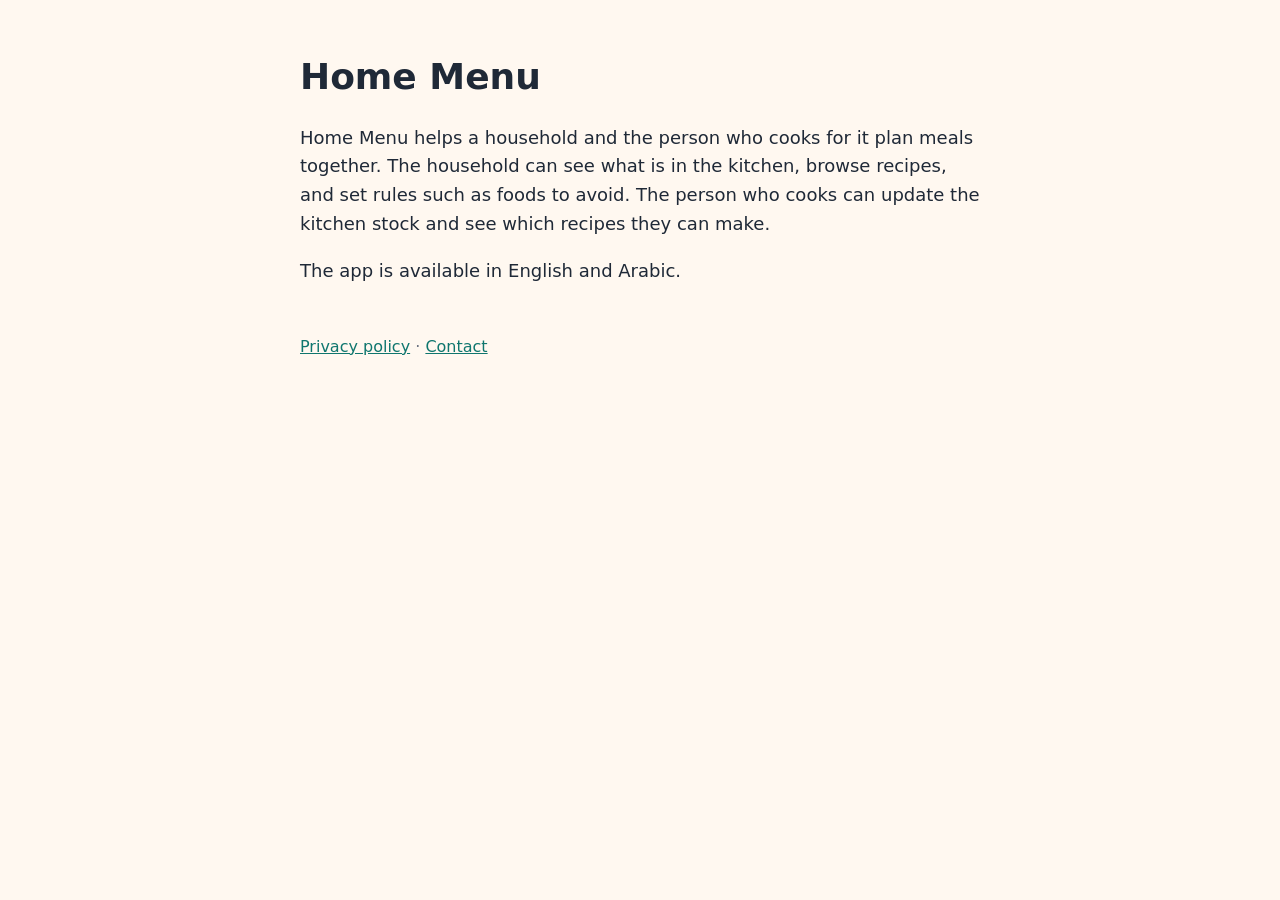
<file: about.html>
<!doctype html>
<html lang="en">
<head>
<meta charset="utf-8">
<meta name="viewport" content="width=device-width, initial-scale=1">
<title>Home Menu</title>
<meta name="description" content="Home Menu helps a household and its helper plan meals together, in English and Arabic.">
<style>
  body { margin: 0; font-family: system-ui, -apple-system, 'Segoe UI', sans-serif; background: #FFF8F0; color: #1F2937; line-height: 1.6; }
  main { max-width: 680px; margin: 0 auto; padding: 48px 20px; }
  h1 { font-size: 36px; margin: 0 0 8px; }
  p { font-size: 18px; }
  .footer { margin-top: 48px; font-size: 16px; color: #6B7280; }
  a { color: #0F766E; }
</style>
</head>
<body>
<main>
  <h1>Home Menu</h1>
  <p>Home Menu helps a household and the person who cooks for it plan meals together. The household can see what is in the kitchen, browse recipes, and set rules such as foods to avoid. The person who cooks can update the kitchen stock and see which recipes they can make.</p>
  <p>The app is available in English and Arabic.</p>
  <p class="footer">
    <a href="privacy.html">Privacy policy</a> · <a href="mailto:taifalsabti@gmail.com">Contact</a>
  </p>
</main>
</body>
</html>
</file>
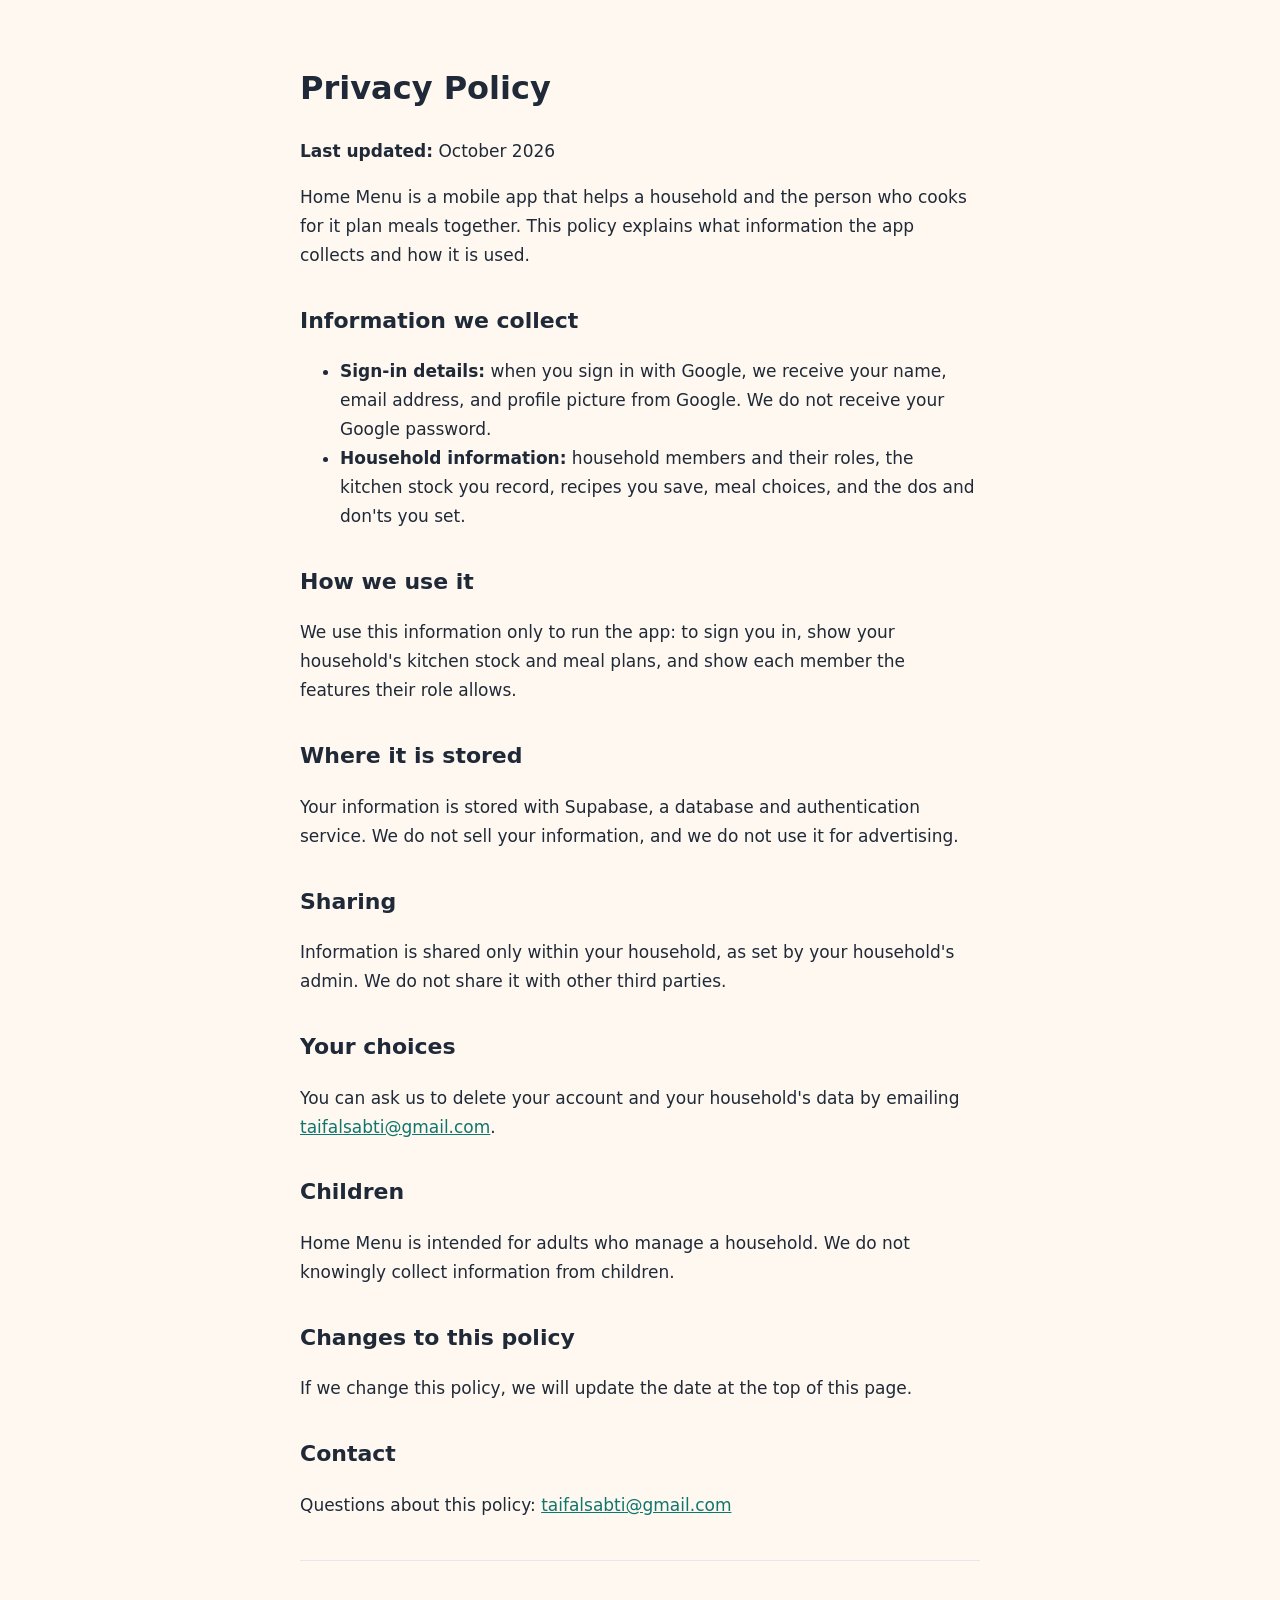
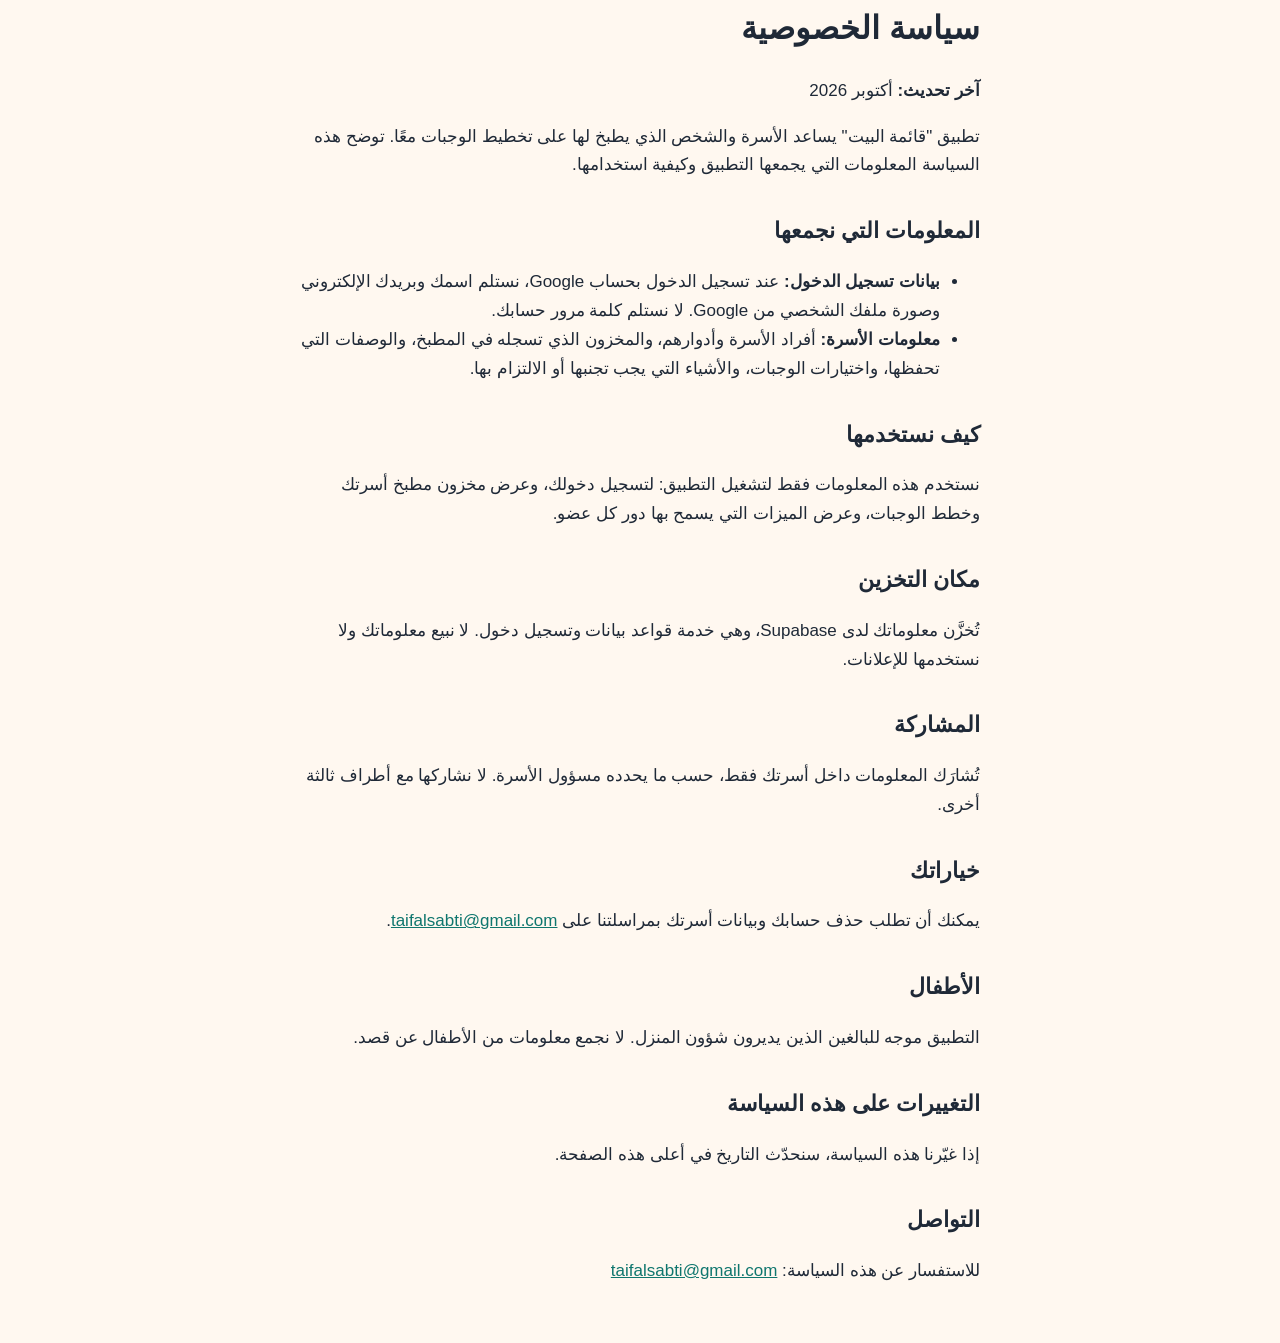
<file: privacy.html>
<!doctype html>
<html lang="en">
<head>
<meta charset="utf-8">
<meta name="viewport" content="width=device-width, initial-scale=1">
<title>Privacy Policy · Home Menu</title>
<style>
  body { margin: 0; font-family: system-ui, -apple-system, 'Segoe UI', sans-serif; background: #FFF8F0; color: #1F2937; line-height: 1.7; }
  main { max-width: 680px; margin: 0 auto; padding: 40px 20px; }
  h1 { font-size: 32px; }
  h2 { font-size: 22px; margin-top: 32px; }
  p, li { font-size: 17px; }
  .ar { direction: rtl; text-align: right; font-family: 'Segoe UI', Tahoma, 'Noto Naskh Arabic', sans-serif; }
  hr { border: none; border-top: 1px solid #E5E7EB; margin: 40px 0; }
  a { color: #0F766E; }
</style>
</head>
<body>
<main>

<h1>Privacy Policy</h1>
<p><strong>Last updated:</strong> October 2026</p>

<p>Home Menu is a mobile app that helps a household and the person who cooks for it plan meals together. This policy explains what information the app collects and how it is used.</p>

<h2>Information we collect</h2>
<ul>
  <li><strong>Sign-in details:</strong> when you sign in with Google, we receive your name, email address, and profile picture from Google. We do not receive your Google password.</li>
  <li><strong>Household information:</strong> household members and their roles, the kitchen stock you record, recipes you save, meal choices, and the dos and don'ts you set.</li>
</ul>

<h2>How we use it</h2>
<p>We use this information only to run the app: to sign you in, show your household's kitchen stock and meal plans, and show each member the features their role allows.</p>

<h2>Where it is stored</h2>
<p>Your information is stored with Supabase, a database and authentication service. We do not sell your information, and we do not use it for advertising.</p>

<h2>Sharing</h2>
<p>Information is shared only within your household, as set by your household's admin. We do not share it with other third parties.</p>

<h2>Your choices</h2>
<p>You can ask us to delete your account and your household's data by emailing <a href="mailto:taifalsabti@gmail.com">taifalsabti@gmail.com</a>.</p>

<h2>Children</h2>
<p>Home Menu is intended for adults who manage a household. We do not knowingly collect information from children.</p>

<h2>Changes to this policy</h2>
<p>If we change this policy, we will update the date at the top of this page.</p>

<h2>Contact</h2>
<p>Questions about this policy: <a href="mailto:taifalsabti@gmail.com">taifalsabti@gmail.com</a></p>

<hr>

<div class="ar">
<h1>سياسة الخصوصية</h1>
<p><strong>آخر تحديث:</strong> أكتوبر 2026</p>

<p>تطبيق "قائمة البيت" يساعد الأسرة والشخص الذي يطبخ لها على تخطيط الوجبات معًا. توضح هذه السياسة المعلومات التي يجمعها التطبيق وكيفية استخدامها.</p>

<h2>المعلومات التي نجمعها</h2>
<ul>
  <li><strong>بيانات تسجيل الدخول:</strong> عند تسجيل الدخول بحساب Google، نستلم اسمك وبريدك الإلكتروني وصورة ملفك الشخصي من Google. لا نستلم كلمة مرور حسابك.</li>
  <li><strong>معلومات الأسرة:</strong> أفراد الأسرة وأدوارهم، والمخزون الذي تسجله في المطبخ، والوصفات التي تحفظها، واختيارات الوجبات، والأشياء التي يجب تجنبها أو الالتزام بها.</li>
</ul>

<h2>كيف نستخدمها</h2>
<p>نستخدم هذه المعلومات فقط لتشغيل التطبيق: لتسجيل دخولك، وعرض مخزون مطبخ أسرتك وخطط الوجبات، وعرض الميزات التي يسمح بها دور كل عضو.</p>

<h2>مكان التخزين</h2>
<p>تُخزَّن معلوماتك لدى Supabase، وهي خدمة قواعد بيانات وتسجيل دخول. لا نبيع معلوماتك ولا نستخدمها للإعلانات.</p>

<h2>المشاركة</h2>
<p>تُشارَك المعلومات داخل أسرتك فقط، حسب ما يحدده مسؤول الأسرة. لا نشاركها مع أطراف ثالثة أخرى.</p>

<h2>خياراتك</h2>
<p>يمكنك أن تطلب حذف حسابك وبيانات أسرتك بمراسلتنا على <a href="mailto:taifalsabti@gmail.com">taifalsabti@gmail.com</a>.</p>

<h2>الأطفال</h2>
<p>التطبيق موجه للبالغين الذين يديرون شؤون المنزل. لا نجمع معلومات من الأطفال عن قصد.</p>

<h2>التغييرات على هذه السياسة</h2>
<p>إذا غيّرنا هذه السياسة، سنحدّث التاريخ في أعلى هذه الصفحة.</p>

<h2>التواصل</h2>
<p>للاستفسار عن هذه السياسة: <a href="mailto:taifalsabti@gmail.com">taifalsabti@gmail.com</a></p>
</div>

</main>
</body>
</html>
</file>
